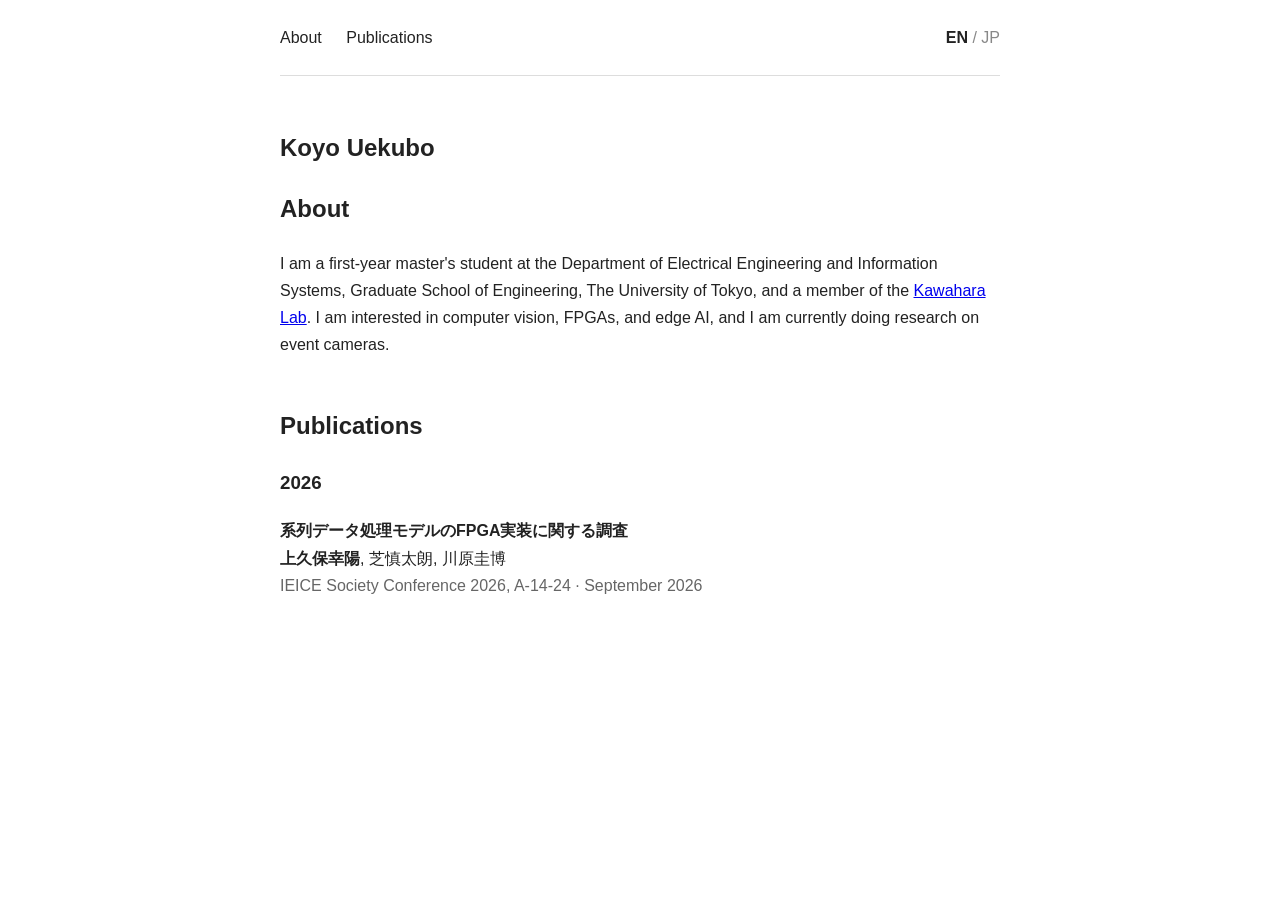
<file: index.html>
<!DOCTYPE html>
<html lang="en">
<head>
  <meta charset="UTF-8">
  <meta name="viewport" content="width=device-width, initial-scale=1.0">
  <title>Koyo Uekubo</title>
  <link rel="stylesheet" href="style.css">
  <script src="lang.js"></script>
</head>
<body>
  <div class="container">
    <nav>
      <div>
        <a href="#about">About</a>
        <a href="#publications">Publications</a>
      </div>
      <div class="lang-switch">
        <button data-lang="en" onclick="setLang('en')">EN</button> /
        <button data-lang="ja" onclick="setLang('ja')">JP</button>
      </div>
    </nav>

    <main>
      <section id="about">
        <h1 lang="en">Koyo Uekubo</h1>
        <h1 lang="ja">上久保幸陽</h1>

        <h2>About</h2>
        <p lang="en">I am a first-year master's student at the Department of Electrical Engineering and Information Systems, Graduate School of Engineering, The University of Tokyo, and a member of the <a href="https://www.akg.t.u-tokyo.ac.jp/">Kawahara Lab</a>. I am interested in computer vision, FPGAs, and edge AI, and I am currently doing research on event cameras.</p>
        <p lang="ja">私は東京大学大学院工学系研究科 電気系工学専攻に在籍しています。<a href="https://www.akg.t.u-tokyo.ac.jp/">川原研究室</a>に所属している修士1年です。Computer VisionやFPGA、EdgeAIに興味があります。現在はイベントカメラに関する研究をしています。</p>
      </section>

      <section id="publications">
        <h2>Publications</h2>

        <h3>2026</h3>
        <div class="pub">
          <p class="pub-title">系列データ処理モデルのFPGA実装に関する調査</p>
          <p class="pub-authors"><strong>上久保幸陽</strong>, 芝慎太朗, 川原圭博</p>
          <p class="pub-venue" lang="en">IEICE Society Conference 2026, A-14-24 · September 2026</p>
          <p class="pub-venue" lang="ja">2026年電子情報通信学会ソサイエティ大会, A-14-24 · 2026年9月</p>
        </div>
      </section>
    </main>
  </div>
</body>
</html>
</file>
<file: style.css>
body {
  margin: 0;
  /* 言語に関係なく同じフォントにする（英字→和文の順に指定） */
  font-family: "Helvetica Neue", Arial, "Hiragino Sans", "Hiragino Kaku Gothic ProN", "Yu Gothic", Meiryo, sans-serif;
  line-height: 1.7;
  color: #222;
}

/* 左右の余白 */
.container {
  max-width: 720px;
  margin: 0 auto;
  padding: 0 24px;
}

nav {
  display: flex;
  justify-content: space-between;
  padding: 24px 0;
  border-bottom: 1px solid #ddd;
}

nav a {
  margin-right: 20px;
  color: #222;
  text-decoration: none;
}

nav a:hover {
  text-decoration: underline;
}

main {
  padding: 32px 0;
}

section {
  margin-bottom: 48px;
}

/* Publications */
.pub {
  margin-bottom: 24px;
}

.pub p {
  margin: 0;
}

.pub-title {
  font-weight: bold;
}

.pub-venue {
  color: #666;
}

/* 言語切り替え：選ばれていない言語の要素を隠す */
html[lang="en"] [lang="ja"],
html[lang="ja"] [lang="en"] {
  display: none;
}

.lang-switch {
  color: #888;
}

.lang-switch button {
  padding: 0;
  border: none;
  background: none;
  font: inherit;
  color: #888;
  cursor: pointer;
}

html[lang="en"] .lang-switch [data-lang="en"],
html[lang="ja"] .lang-switch [data-lang="ja"] {
  color: #222;
  font-weight: bold;
}
</file>
